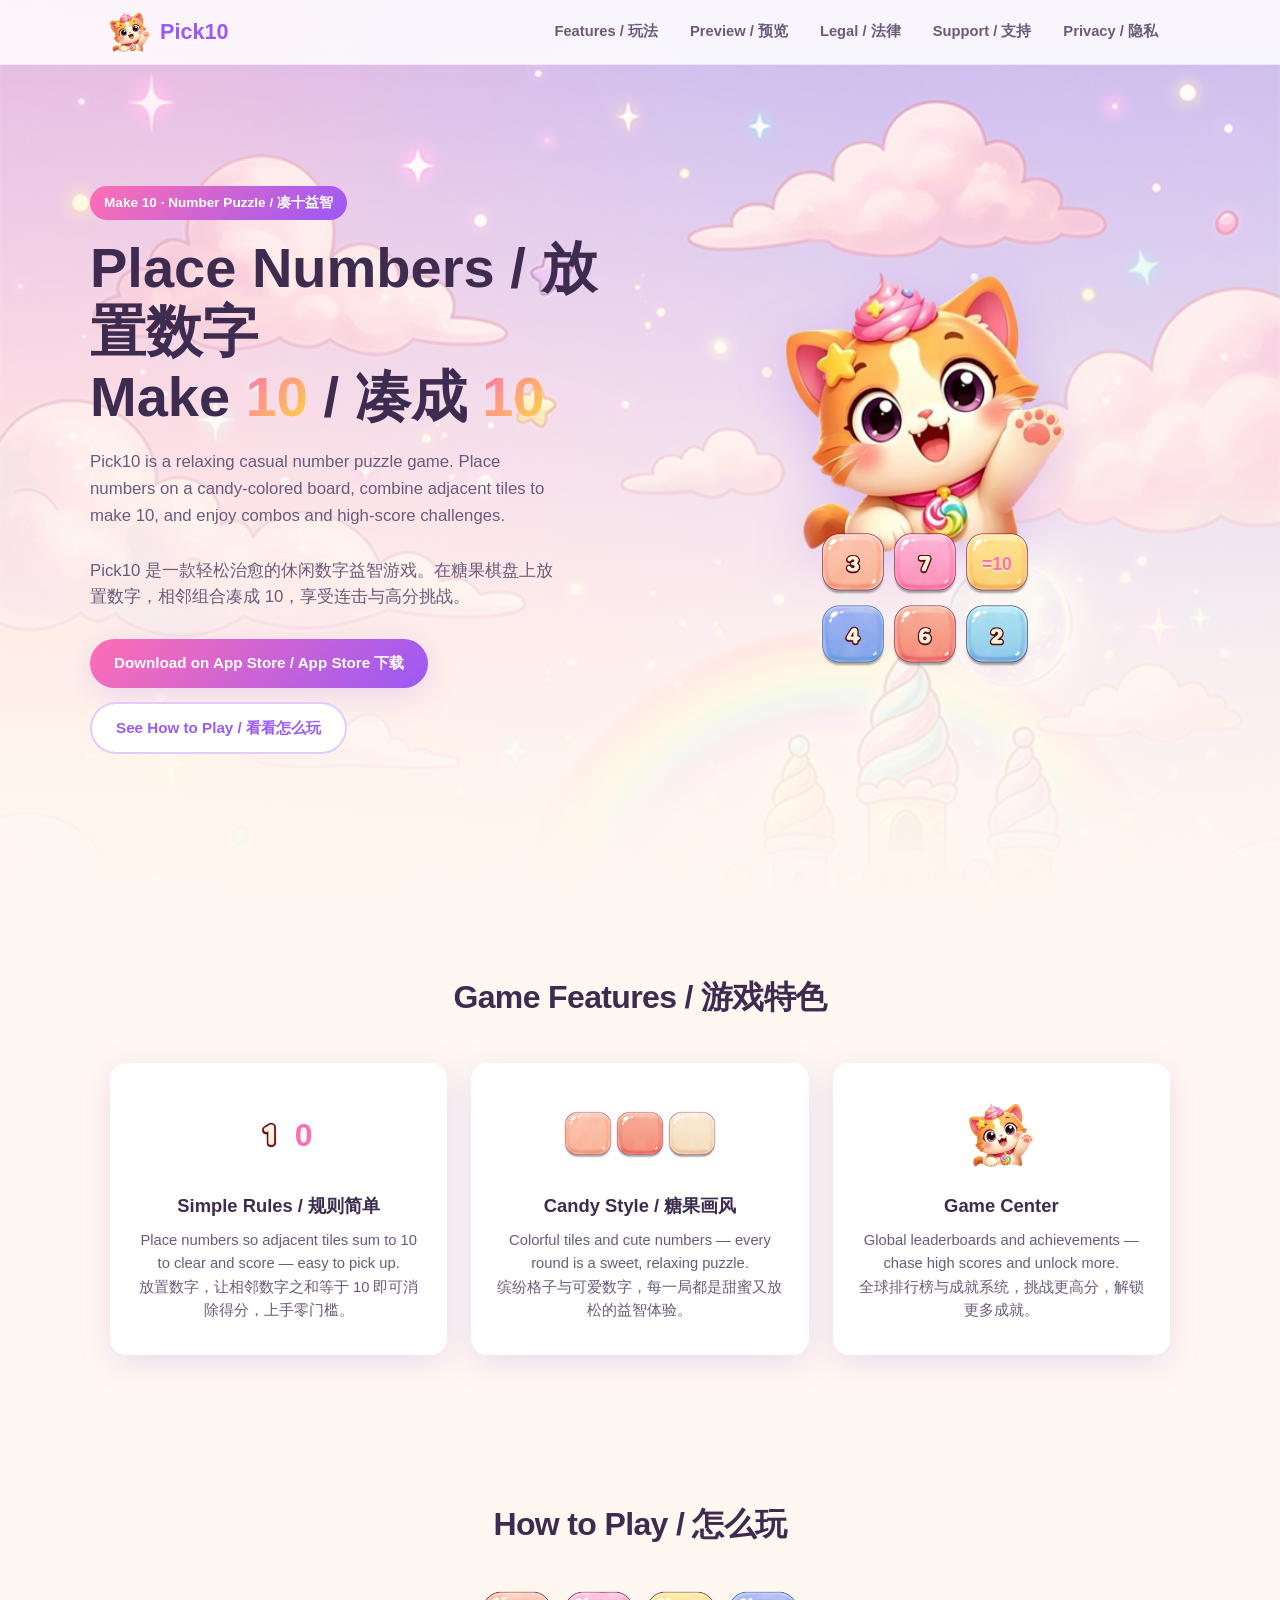
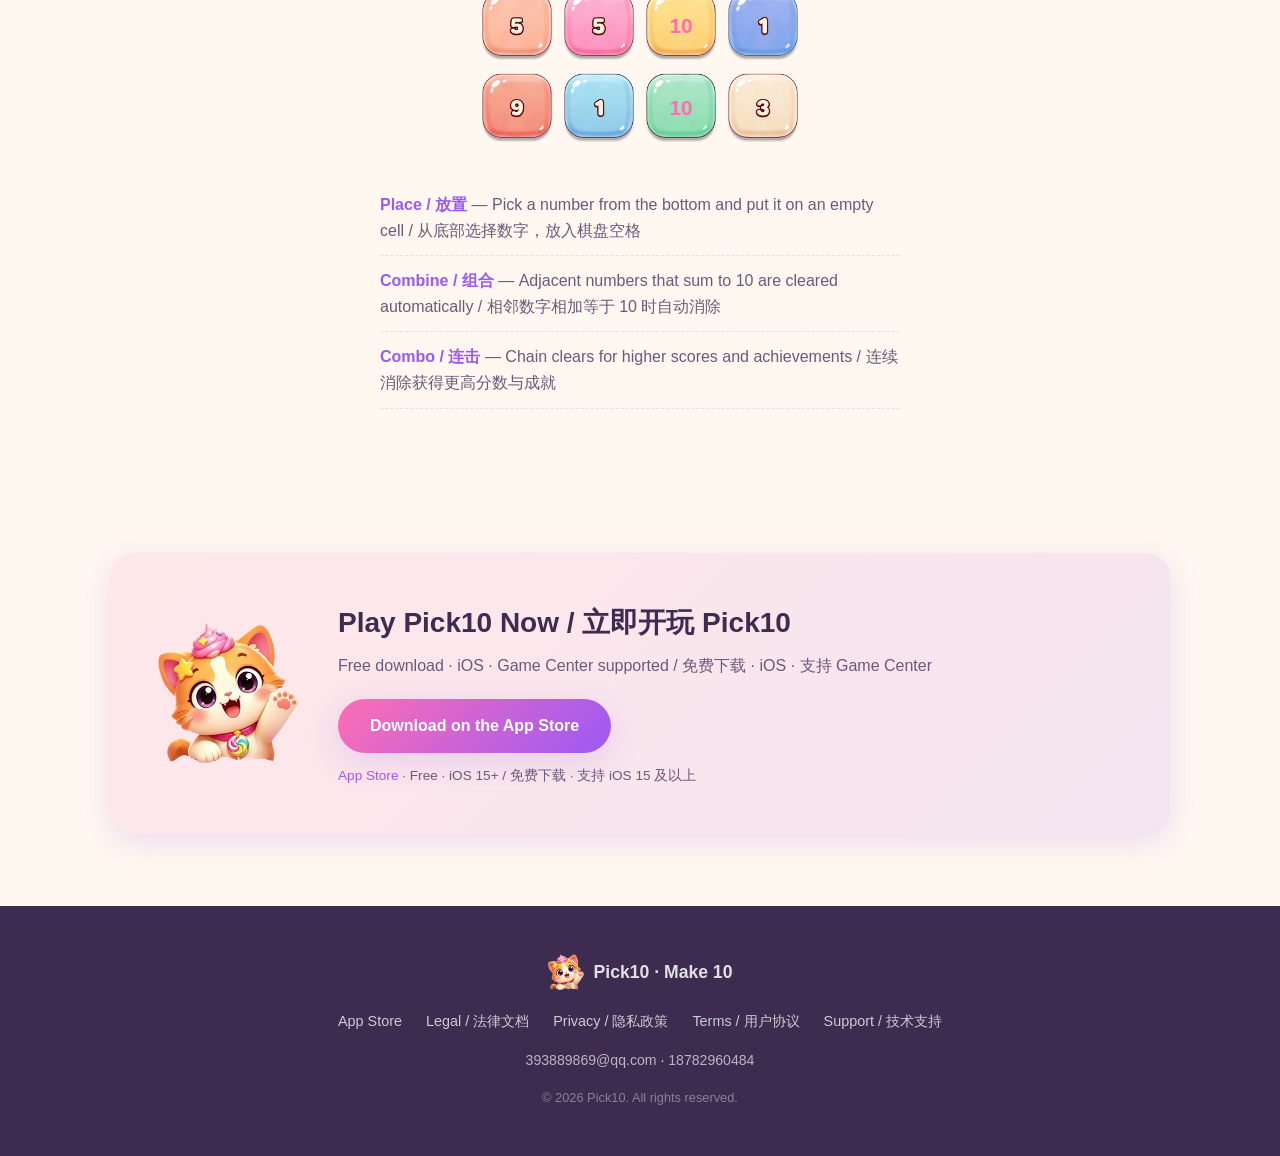
<file: index.html>
<!DOCTYPE html>
<html lang="zh-CN">
<head>
  <meta charset="UTF-8">
  <meta name="viewport" content="width=device-width, initial-scale=1.0">
  <meta name="description" content="Pick10 (Make 10) — A casual number puzzle game. Place numbers, combine to reach 10! / 休闲数字益智游戏，放置数字，凑成 10！">
  <title>Pick10 — Make 10 | Casual Number Puzzle / 休闲数字益智游戏</title>
  <link rel="stylesheet" href="game.css">
</head>
<body>
  <header class="site-header">
    <div class="header-inner">
      <a href="index.html" class="logo">
        <img src="assets/cat.png" alt="Pick10" class="logo-cat">
        <span>Pick10</span>
      </a>
      <nav class="header-nav">
        <a href="index.html#features">Features / 玩法</a>
        <a href="index.html#preview">Preview / 预览</a>
        <a href="legal.html">Legal / 法律</a>
        <a href="support.html">Support / 支持</a>
        <a href="privacy.html">Privacy / 隐私</a>
      </nav>
    </div>
  </header>

  <section class="hero">
    <div class="hero-bg"></div>
    <div class="hero-content">
      <div class="hero-text">
        <p class="hero-tag">Make 10 · Number Puzzle / 凑十益智</p>
        <h1>Place Numbers / 放置数字<br>Make <span class="highlight-10">10</span> / 凑成 <span class="highlight-10">10</span></h1>
        <p class="hero-desc">Pick10 is a relaxing casual number puzzle game. Place numbers on a candy-colored board, combine adjacent tiles to make 10, and enjoy combos and high-score challenges.</p>
        <p class="hero-desc">Pick10 是一款轻松治愈的休闲数字益智游戏。在糖果棋盘上放置数字，相邻组合凑成 10，享受连击与高分挑战。</p>
        <div class="hero-actions">
          <a href="https://apps.apple.com/us/app/pick10/id6776469249" class="btn btn-primary" target="_blank" rel="noopener">Download on App Store / App Store 下载</a>
          <a href="#preview" class="btn btn-secondary">See How to Play / 看看怎么玩</a>
        </div>
      </div>
      <div class="hero-mascot">
        <img src="assets/cat.png" alt="Pick10 mascot" class="cat-float">
        <div class="hero-demo-grid" aria-hidden="true">
          <div class="demo-cell" style="--cell:1"><img src="assets/cellBg/cell1.png" alt=""><img src="assets/numbers/3.png" class="demo-num" alt="3"></div>
          <div class="demo-cell" style="--cell:2"><img src="assets/cellBg/cell2.png" alt=""><img src="assets/numbers/7.png" class="demo-num" alt="7"></div>
          <div class="demo-cell" style="--cell:3"><img src="assets/cellBg/cell3.png" alt=""><span class="demo-sum">=10</span></div>
          <div class="demo-cell" style="--cell:4"><img src="assets/cellBg/cell4.png" alt=""><img src="assets/numbers/4.png" class="demo-num" alt="4"></div>
          <div class="demo-cell" style="--cell:5"><img src="assets/cellBg/cell5.png" alt=""><img src="assets/numbers/6.png" class="demo-num" alt="6"></div>
          <div class="demo-cell" style="--cell:6"><img src="assets/cellBg/cell6.png" alt=""><img src="assets/numbers/2.png" class="demo-num" alt="2"></div>
        </div>
      </div>
    </div>
  </section>

  <section id="features" class="section features">
    <h2 class="section-title">Game Features / 游戏特色</h2>
    <div class="feature-grid">
      <article class="feature-card">
        <div class="feature-icon feature-icon-10">
          <img src="assets/numbers/1.png" alt="1">
          <span class="feature-num-fallback">0</span>
        </div>
        <h3>Simple Rules / 规则简单</h3>
        <p>Place numbers so adjacent tiles sum to 10 to clear and score — easy to pick up.</p>
        <p>放置数字，让相邻数字之和等于 10 即可消除得分，上手零门槛。</p>
      </article>
      <article class="feature-card">
        <div class="feature-icon cells-preview">
          <img src="assets/cellBg/cell1.png" alt="">
          <img src="assets/cellBg/cell5.png" alt="">
          <img src="assets/cellBg/cell8.png" alt="">
        </div>
        <h3>Candy Style / 糖果画风</h3>
        <p>Colorful tiles and cute numbers — every round is a sweet, relaxing puzzle.</p>
        <p>缤纷格子与可爱数字，每一局都是甜蜜又放松的益智体验。</p>
      </article>
      <article class="feature-card">
        <div class="feature-icon"><img src="assets/cat.png" alt="" class="feature-cat"></div>
        <h3>Game Center</h3>
        <p>Global leaderboards and achievements — chase high scores and unlock more.</p>
        <p>全球排行榜与成就系统，挑战更高分，解锁更多成就。</p>
      </article>
    </div>
  </section>

  <section id="preview" class="section preview">
    <h2 class="section-title">How to Play / 怎么玩</h2>
    <div class="preview-board">
      <div class="board-row">
        <div class="board-cell"><img src="assets/cellBg/cell1.png" alt=""><img src="assets/numbers/5.png" class="board-num" alt="5"></div>
        <div class="board-cell"><img src="assets/cellBg/cell2.png" alt=""><img src="assets/numbers/5.png" class="board-num" alt="5"></div>
        <div class="board-cell highlight"><img src="assets/cellBg/cell3.png" alt=""><span class="board-sum">10</span></div>
        <div class="board-cell"><img src="assets/cellBg/cell4.png" alt=""><img src="assets/numbers/1.png" class="board-num" alt="1"></div>
      </div>
      <div class="board-row">
        <div class="board-cell"><img src="assets/cellBg/cell5.png" alt=""><img src="assets/numbers/9.png" class="board-num" alt="9"></div>
        <div class="board-cell"><img src="assets/cellBg/cell6.png" alt=""><img src="assets/numbers/1.png" class="board-num" alt="1"></div>
        <div class="board-cell highlight"><img src="assets/cellBg/cell7.png" alt=""><span class="board-sum">10</span></div>
        <div class="board-cell"><img src="assets/cellBg/cell8.png" alt=""><img src="assets/numbers/3.png" class="board-num" alt="3"></div>
      </div>
    </div>
    <ol class="howto-steps">
      <li><strong>Place / 放置</strong> — Pick a number from the bottom and put it on an empty cell / 从底部选择数字，放入棋盘空格</li>
      <li><strong>Combine / 组合</strong> — Adjacent numbers that sum to 10 are cleared automatically / 相邻数字相加等于 10 时自动消除</li>
      <li><strong>Combo / 连击</strong> — Chain clears for higher scores and achievements / 连续消除获得更高分数与成就</li>
    </ol>
  </section>

  <section id="download" class="section download">
    <div class="download-card">
      <img src="assets/cat.png" alt="Pick10" class="download-cat">
      <div>
        <h2>Play Pick10 Now / 立即开玩 Pick10</h2>
        <p>Free download · iOS · Game Center supported / 免费下载 · iOS · 支持 Game Center</p>
        <a href="https://apps.apple.com/us/app/pick10/id6776469249" class="btn btn-primary btn-lg" target="_blank" rel="noopener" aria-label="Download on the App Store">Download on the App Store</a>
        <p class="download-note"><a href="https://apps.apple.com/us/app/pick10/id6776469249" target="_blank" rel="noopener">App Store</a> · Free · iOS 15+ / 免费下载 · 支持 iOS 15 及以上</p>
      </div>
    </div>
  </section>

  <footer class="site-footer">
    <div class="footer-inner">
      <div class="footer-brand">
        <img src="assets/cat.png" alt="" class="footer-cat">
        <span>Pick10 · Make 10</span>
      </div>
      <div class="footer-links">
        <a href="https://apps.apple.com/us/app/pick10/id6776469249" target="_blank" rel="noopener">App Store</a>
        <a href="legal.html">Legal / 法律文档</a>
        <a href="privacy.html">Privacy / 隐私政策</a>
        <a href="terms.html">Terms / 用户协议</a>
        <a href="support.html">Support / 技术支持</a>
      </div>
      <div class="footer-contact">
        <a href="mailto:393889869@qq.com">393889869@qq.com</a>
        <span>·</span>
        <a href="tel:+8618782960484">18782960484</a>
      </div>
      <p class="footer-copy">&copy; 2026 Pick10. All rights reserved.</p>
    </div>
  </footer>
</body>
</html>
</file>
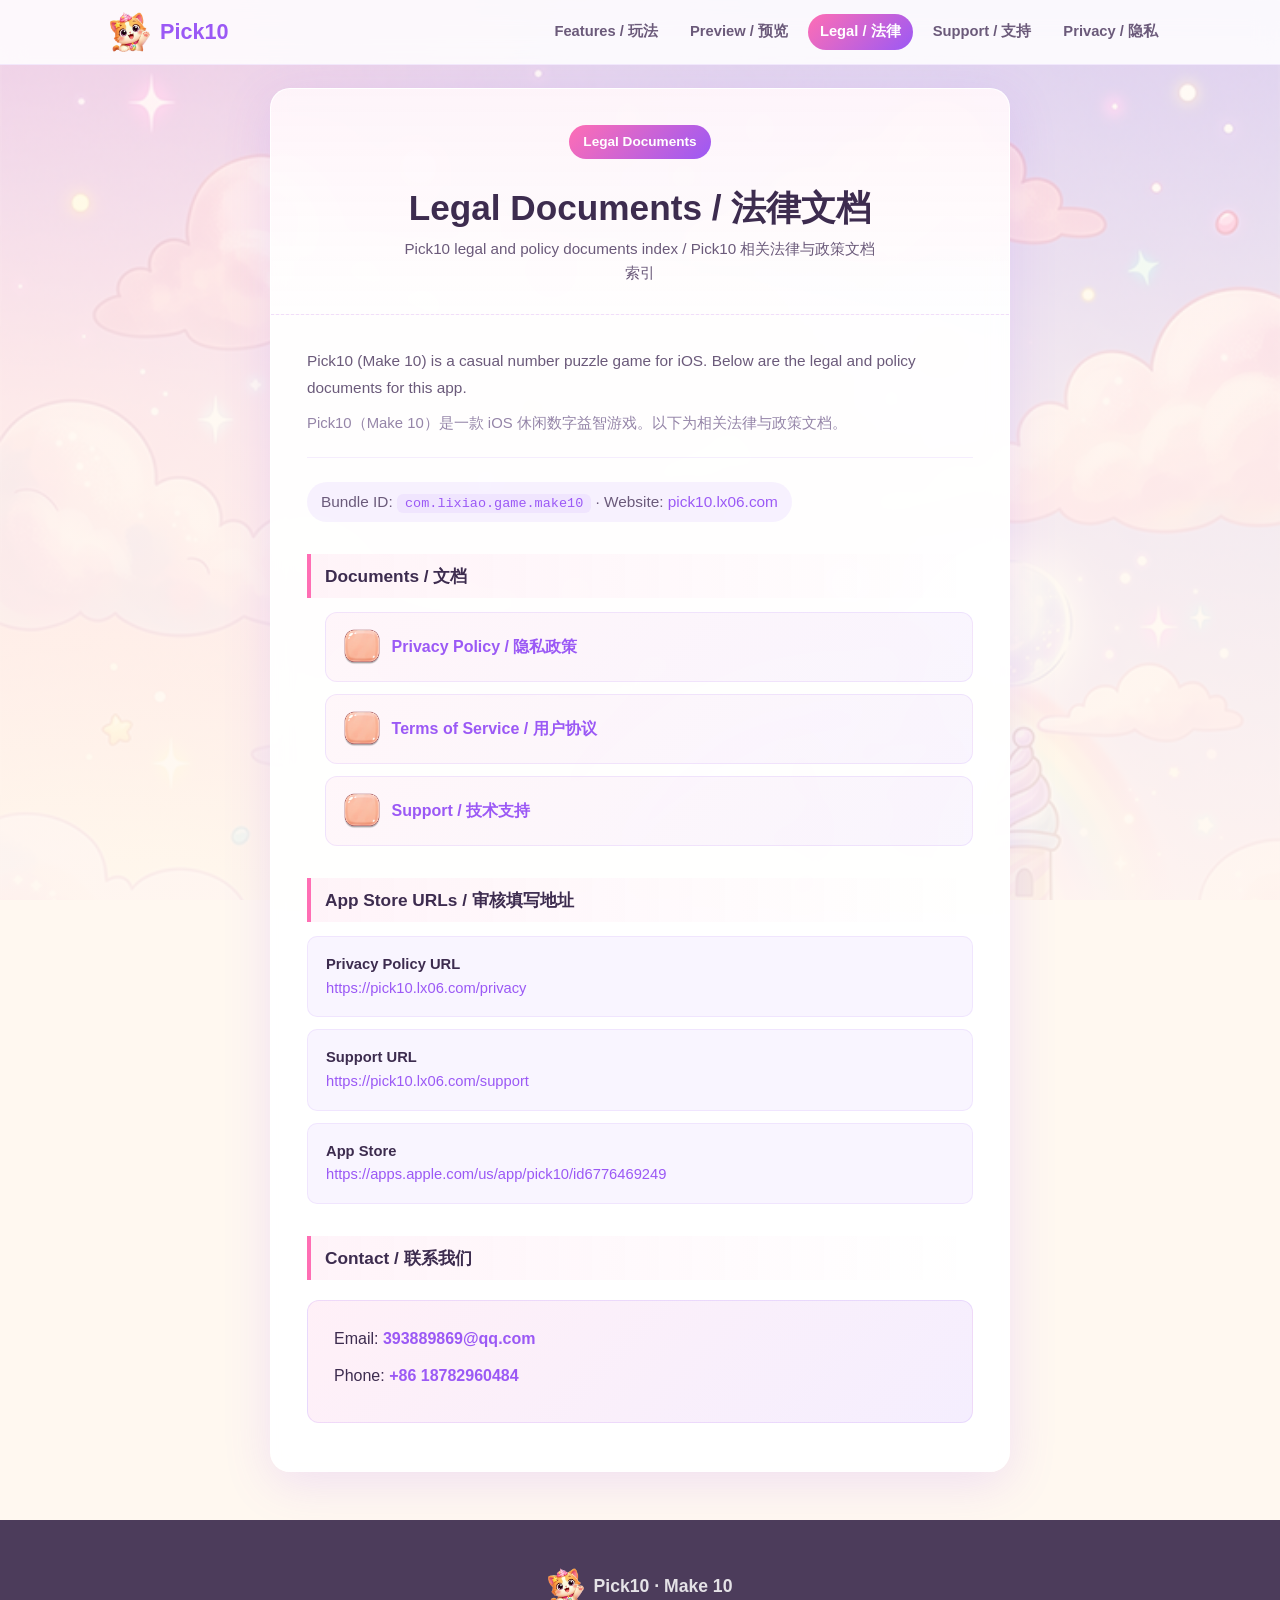
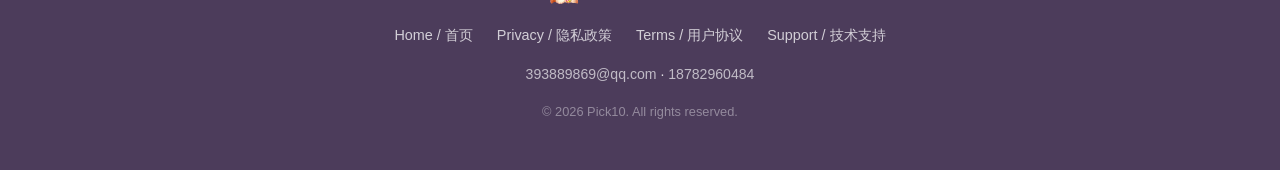
<file: legal.html>
<!DOCTYPE html>
<html lang="zh-CN">
<head>
  <meta charset="UTF-8">
  <meta name="viewport" content="width=device-width, initial-scale=1.0">
  <title>Pick10 — Legal Documents</title>
  <link rel="stylesheet" href="game.css">
</head>
<body class="subpage">
  <div class="page-shell">
    <div class="page-bg" aria-hidden="true"></div>

    <header class="site-header">
      <div class="header-inner">
        <a href="index.html" class="logo">
          <img src="assets/cat.png" alt="Pick10" class="logo-cat">
          <span>Pick10</span>
        </a>
        <nav class="header-nav">
          <a href="index.html#features">Features / 玩法</a>
          <a href="index.html#preview">Preview / 预览</a>
          <a href="legal.html" class="active">Legal / 法律</a>
          <a href="support.html">Support / 支持</a>
          <a href="privacy.html">Privacy / 隐私</a>
        </nav>
      </div>
    </header>

    <main class="page-center">
      <article class="page-card">
        <header class="page-card-head">
          <p class="hero-tag">Legal Documents</p>
          <h1>Legal Documents / 法律文档</h1>
          <p class="page-subtitle">Pick10 legal and policy documents index / Pick10 相关法律与政策文档索引</p>
        </header>
        <div class="page-body">
          <p>Pick10 (Make 10) is a casual number puzzle game for iOS. Below are the legal and policy documents for this app.</p>
          <p>Pick10（Make 10）是一款 iOS 休闲数字益智游戏。以下为相关法律与政策文档。</p>
          <p class="page-meta">Bundle ID: <code>com.lixiao.game.make10</code> · Website: <a href="https://pick10.lx06.com">pick10.lx06.com</a></p>

          <h2>Documents / 文档</h2>
          <ul class="doc-list">
            <li><a href="privacy.html">Privacy Policy / 隐私政策</a></li>
            <li><a href="terms.html">Terms of Service / 用户协议</a></li>
            <li><a href="support.html">Support / 技术支持</a></li>
          </ul>

          <h2>App Store URLs / 审核填写地址</h2>
          <div class="url-box">
            <strong>Privacy Policy URL</strong><br>
            <a href="https://pick10.lx06.com/privacy">https://pick10.lx06.com/privacy</a>
          </div>
          <div class="url-box">
            <strong>Support URL</strong><br>
            <a href="https://pick10.lx06.com/support">https://pick10.lx06.com/support</a>
          </div>
          <div class="url-box">
            <strong>App Store</strong><br>
            <a href="https://apps.apple.com/us/app/pick10/id6776469249" target="_blank" rel="noopener">https://apps.apple.com/us/app/pick10/id6776469249</a>
          </div>

          <h2>Contact / 联系我们</h2>
          <div class="contact-box">
            <p>Email: <a href="mailto:393889869@qq.com">393889869@qq.com</a></p>
            <p>Phone: <a href="tel:+8618782960484">+86 18782960484</a></p>
          </div>
        </div>
      </article>
    </main>

    <footer class="site-footer">
      <div class="footer-inner">
        <div class="footer-brand">
          <img src="assets/cat.png" alt="" class="footer-cat">
          <span>Pick10 · Make 10</span>
        </div>
        <div class="footer-links">
          <a href="index.html">Home / 首页</a>
          <a href="privacy.html">Privacy / 隐私政策</a>
          <a href="terms.html">Terms / 用户协议</a>
          <a href="support.html">Support / 技术支持</a>
        </div>
        <div class="footer-contact">
          <a href="mailto:393889869@qq.com">393889869@qq.com</a>
          <span>·</span>
          <a href="tel:+8618782960484">18782960484</a>
        </div>
        <p class="footer-copy">&copy; 2026 Pick10. All rights reserved.</p>
      </div>
    </footer>
  </div>
</body>
</html>
</file>
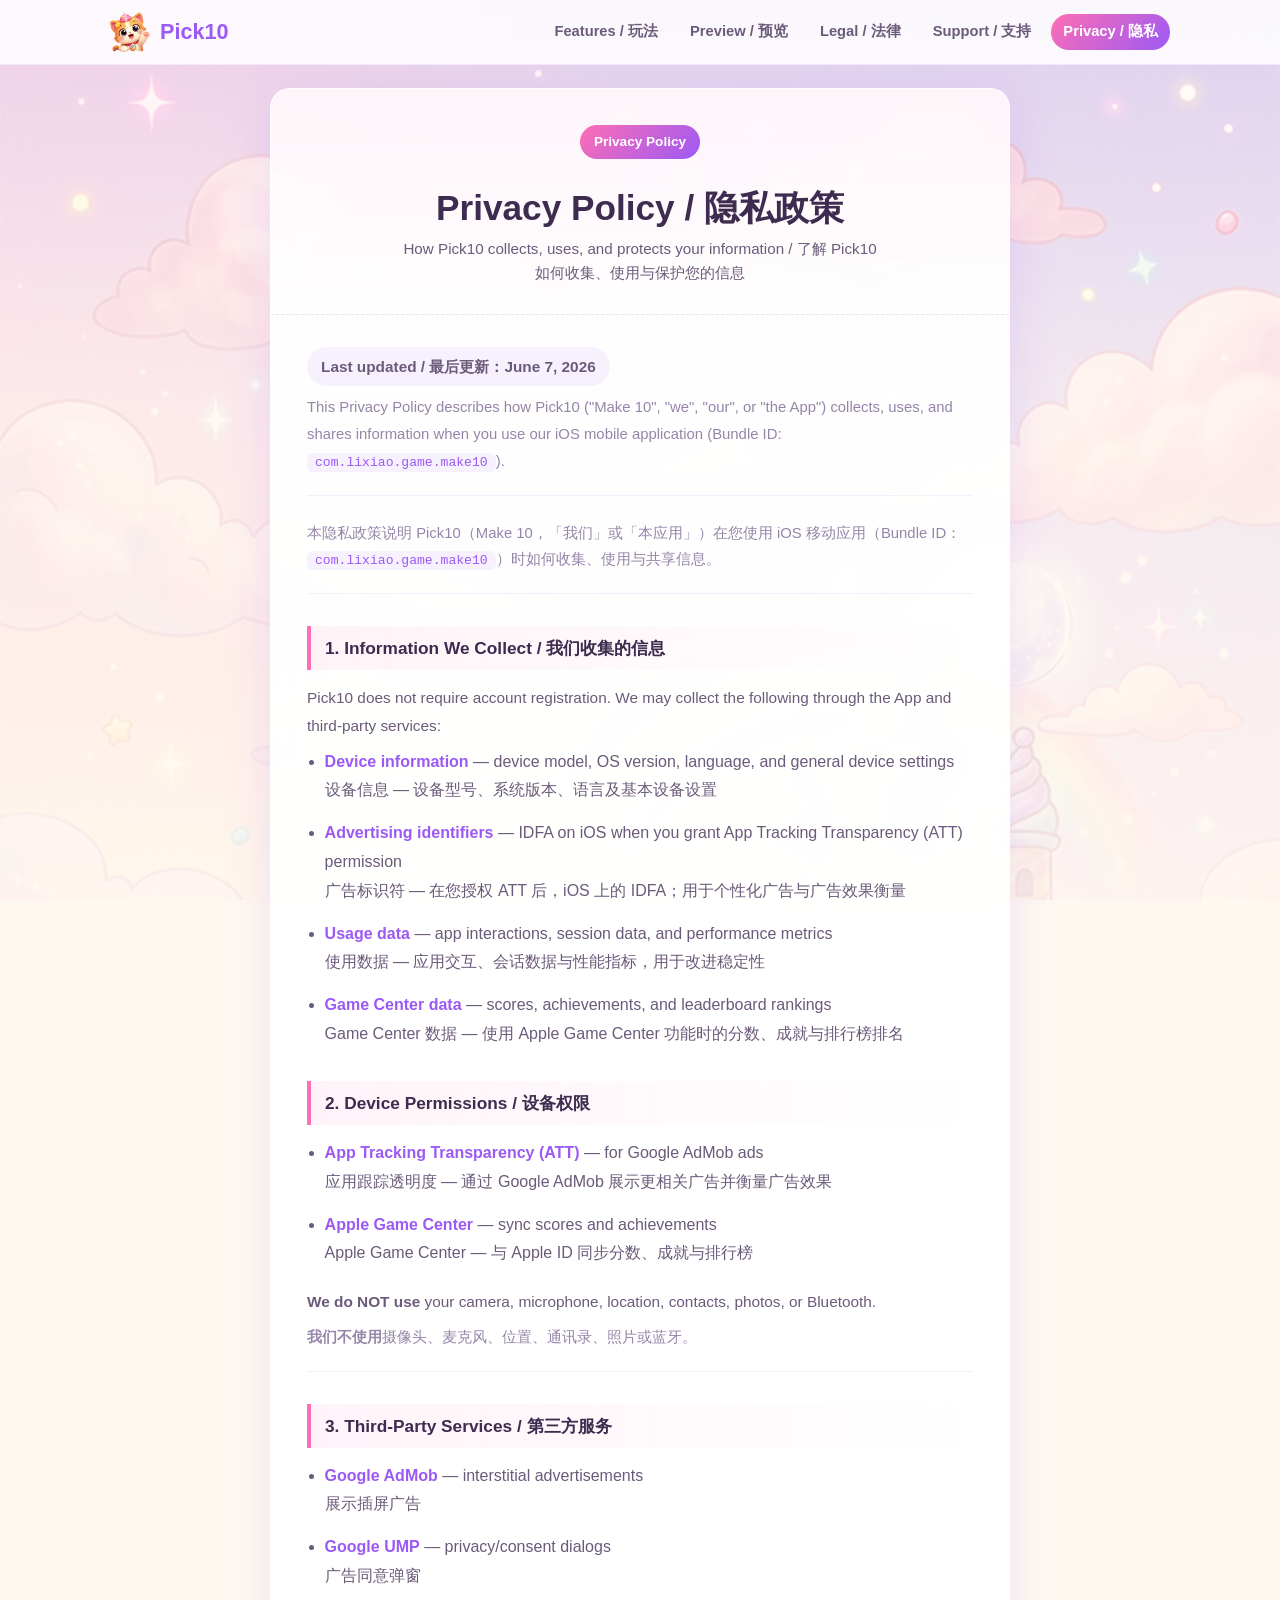
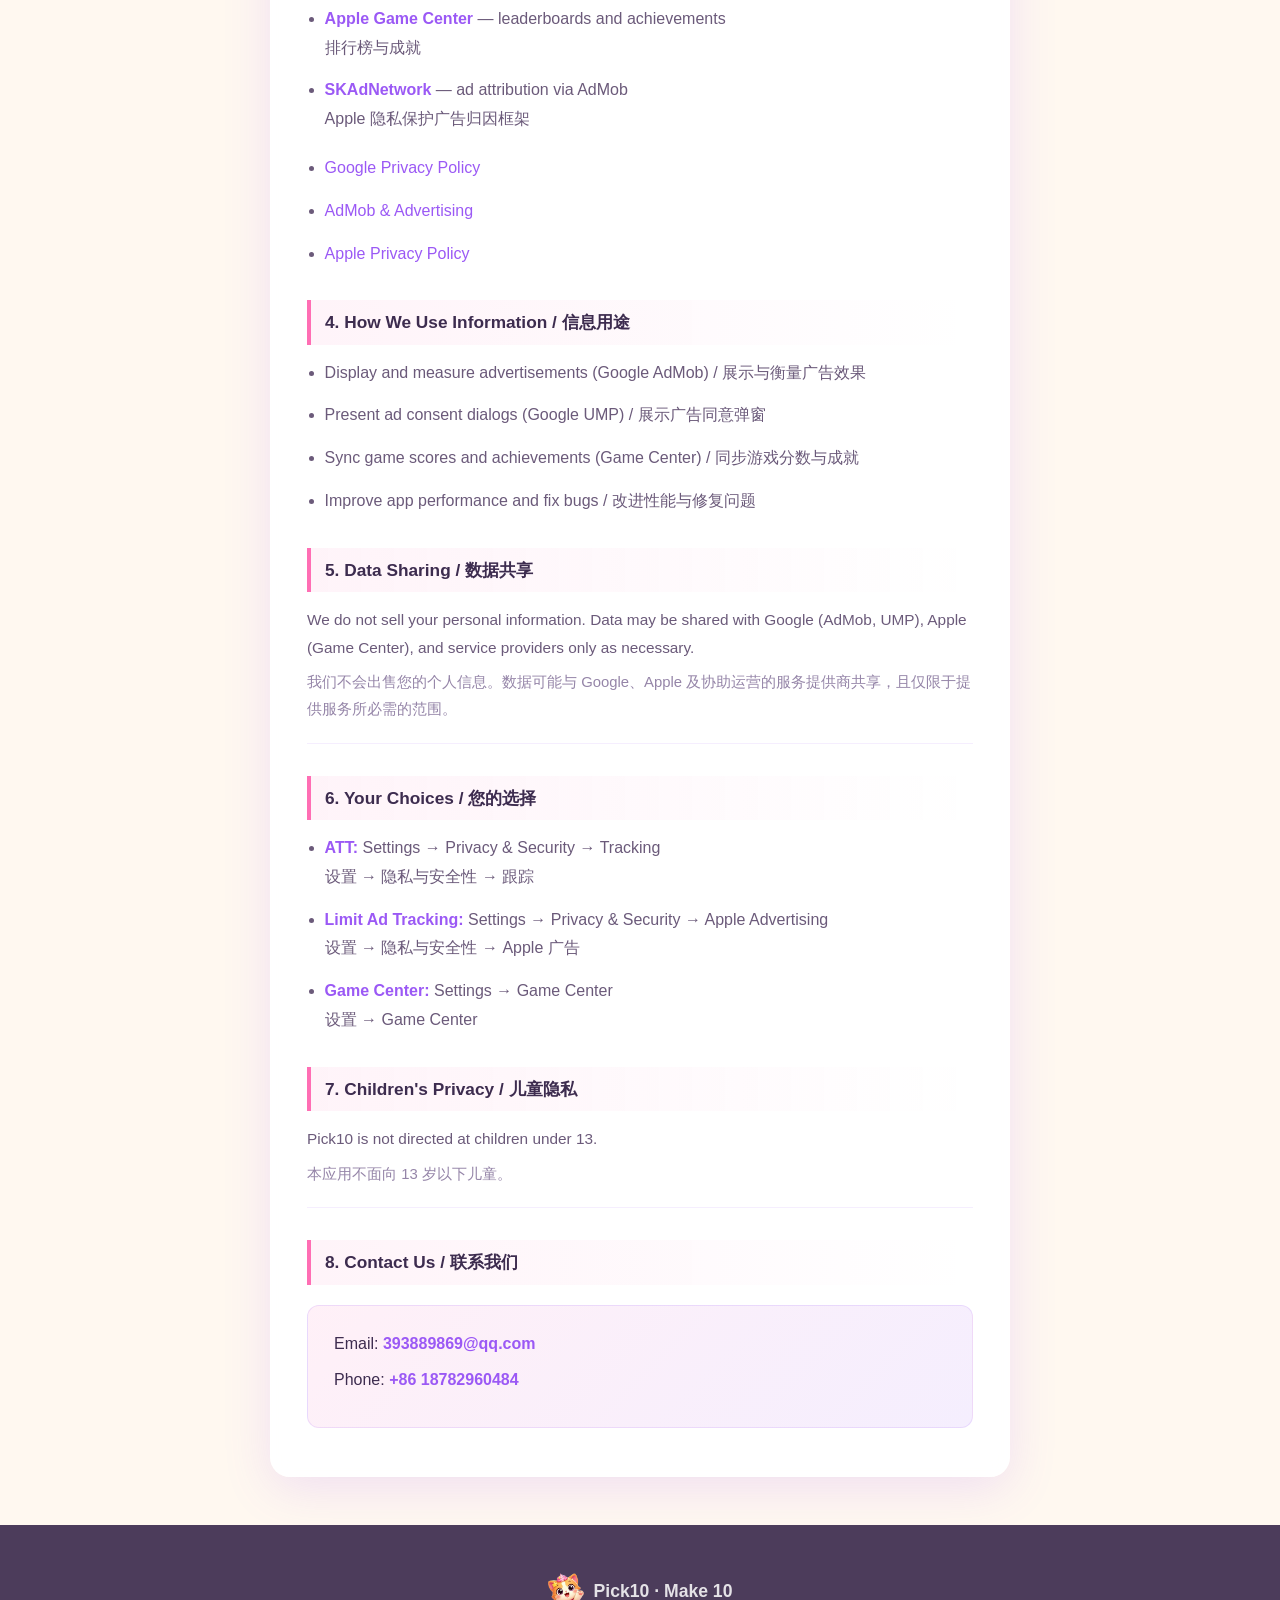
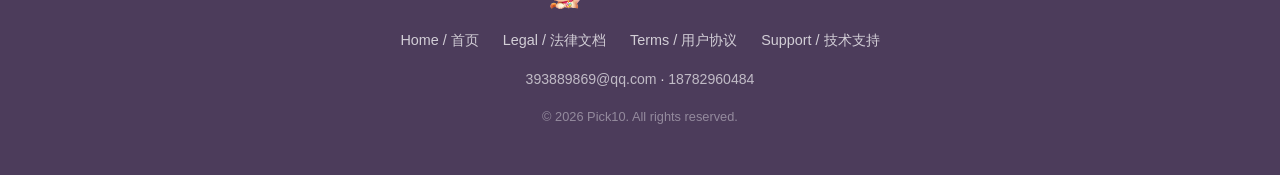
<file: privacy.html>
<!DOCTYPE html>
<html lang="zh-CN">
<head>
  <meta charset="UTF-8">
  <meta name="viewport" content="width=device-width, initial-scale=1.0">
  <title>Pick10 — Privacy Policy</title>
  <link rel="stylesheet" href="game.css">
</head>
<body class="subpage">
  <div class="page-shell">
    <div class="page-bg" aria-hidden="true"></div>

    <header class="site-header">
      <div class="header-inner">
        <a href="index.html" class="logo">
          <img src="assets/cat.png" alt="Pick10" class="logo-cat">
          <span>Pick10</span>
        </a>
        <nav class="header-nav">
          <a href="index.html#features">Features / 玩法</a>
          <a href="index.html#preview">Preview / 预览</a>
          <a href="legal.html">Legal / 法律</a>
          <a href="support.html">Support / 支持</a>
          <a href="privacy.html" class="active">Privacy / 隐私</a>
        </nav>
      </div>
    </header>

    <main class="page-center">
      <article class="page-card">
        <header class="page-card-head">
          <p class="hero-tag">Privacy Policy</p>
          <h1>Privacy Policy / 隐私政策</h1>
          <p class="page-subtitle">How Pick10 collects, uses, and protects your information / 了解 Pick10 如何收集、使用与保护您的信息</p>
        </header>
        <div class="page-body">
          <p class="page-meta"><em>Last updated / 最后更新：June 7, 2026</em></p>

          <p>This Privacy Policy describes how Pick10 ("Make 10", "we", "our", or "the App") collects, uses, and shares information when you use our iOS mobile application (Bundle ID: <code>com.lixiao.game.make10</code>).</p>
          <p>本隐私政策说明 Pick10（Make 10，「我们」或「本应用」）在您使用 iOS 移动应用（Bundle ID：<code>com.lixiao.game.make10</code>）时如何收集、使用与共享信息。</p>

          <h2>1. Information We Collect / 我们收集的信息</h2>
          <p>Pick10 does not require account registration. We may collect the following through the App and third-party services:</p>
          <ul>
            <li><strong>Device information</strong> — device model, OS version, language, and general device settings<br>设备信息 — 设备型号、系统版本、语言及基本设备设置</li>
            <li><strong>Advertising identifiers</strong> — IDFA on iOS when you grant App Tracking Transparency (ATT) permission<br>广告标识符 — 在您授权 ATT 后，iOS 上的 IDFA；用于个性化广告与广告效果衡量</li>
            <li><strong>Usage data</strong> — app interactions, session data, and performance metrics<br>使用数据 — 应用交互、会话数据与性能指标，用于改进稳定性</li>
            <li><strong>Game Center data</strong> — scores, achievements, and leaderboard rankings<br>Game Center 数据 — 使用 Apple Game Center 功能时的分数、成就与排行榜排名</li>
          </ul>

          <h2>2. Device Permissions / 设备权限</h2>
          <ul>
            <li><strong>App Tracking Transparency (ATT)</strong> — for Google AdMob ads<br>应用跟踪透明度 — 通过 Google AdMob 展示更相关广告并衡量广告效果</li>
            <li><strong>Apple Game Center</strong> — sync scores and achievements<br>Apple Game Center — 与 Apple ID 同步分数、成就与排行榜</li>
          </ul>
          <p><strong>We do NOT use</strong> your camera, microphone, location, contacts, photos, or Bluetooth.</p>
          <p><strong>我们不使用</strong>摄像头、麦克风、位置、通讯录、照片或蓝牙。</p>

          <h2>3. Third-Party Services / 第三方服务</h2>
          <ul>
            <li><strong>Google AdMob</strong> — interstitial advertisements<br>展示插屏广告</li>
            <li><strong>Google UMP</strong> — privacy/consent dialogs<br>广告同意弹窗</li>
            <li><strong>Apple Game Center</strong> — leaderboards and achievements<br>排行榜与成就</li>
            <li><strong>SKAdNetwork</strong> — ad attribution via AdMob<br>Apple 隐私保护广告归因框架</li>
          </ul>
          <ul>
            <li><a href="https://policies.google.com/privacy" target="_blank" rel="noopener">Google Privacy Policy</a></li>
            <li><a href="https://support.google.com/admob/answer/6128543" target="_blank" rel="noopener">AdMob &amp; Advertising</a></li>
            <li><a href="https://www.apple.com/legal/privacy/" target="_blank" rel="noopener">Apple Privacy Policy</a></li>
          </ul>

          <h2>4. How We Use Information / 信息用途</h2>
          <ul>
            <li>Display and measure advertisements (Google AdMob) / 展示与衡量广告效果</li>
            <li>Present ad consent dialogs (Google UMP) / 展示广告同意弹窗</li>
            <li>Sync game scores and achievements (Game Center) / 同步游戏分数与成就</li>
            <li>Improve app performance and fix bugs / 改进性能与修复问题</li>
          </ul>

          <h2>5. Data Sharing / 数据共享</h2>
          <p>We do not sell your personal information. Data may be shared with Google (AdMob, UMP), Apple (Game Center), and service providers only as necessary.</p>
          <p>我们不会出售您的个人信息。数据可能与 Google、Apple 及协助运营的服务提供商共享，且仅限于提供服务所必需的范围。</p>

          <h2>6. Your Choices / 您的选择</h2>
          <ul>
            <li><strong>ATT:</strong> Settings → Privacy &amp; Security → Tracking<br>设置 → 隐私与安全性 → 跟踪</li>
            <li><strong>Limit Ad Tracking:</strong> Settings → Privacy &amp; Security → Apple Advertising<br>设置 → 隐私与安全性 → Apple 广告</li>
            <li><strong>Game Center:</strong> Settings → Game Center<br>设置 → Game Center</li>
          </ul>

          <h2>7. Children's Privacy / 儿童隐私</h2>
          <p>Pick10 is not directed at children under 13.</p>
          <p>本应用不面向 13 岁以下儿童。</p>

          <h2>8. Contact Us / 联系我们</h2>
          <div class="contact-box">
            <p>Email: <a href="mailto:393889869@qq.com">393889869@qq.com</a></p>
            <p>Phone: <a href="tel:+8618782960484">+86 18782960484</a></p>
          </div>
        </div>
      </article>
    </main>

    <footer class="site-footer">
      <div class="footer-inner">
        <div class="footer-brand">
          <img src="assets/cat.png" alt="" class="footer-cat">
          <span>Pick10 · Make 10</span>
        </div>
        <div class="footer-links">
          <a href="index.html">Home / 首页</a>
          <a href="legal.html">Legal / 法律文档</a>
          <a href="terms.html">Terms / 用户协议</a>
          <a href="support.html">Support / 技术支持</a>
        </div>
        <div class="footer-contact">
          <a href="mailto:393889869@qq.com">393889869@qq.com</a>
          <span>·</span>
          <a href="tel:+8618782960484">18782960484</a>
        </div>
        <p class="footer-copy">&copy; 2026 Pick10. All rights reserved.</p>
      </div>
    </footer>
  </div>
</body>
</html>
</file>
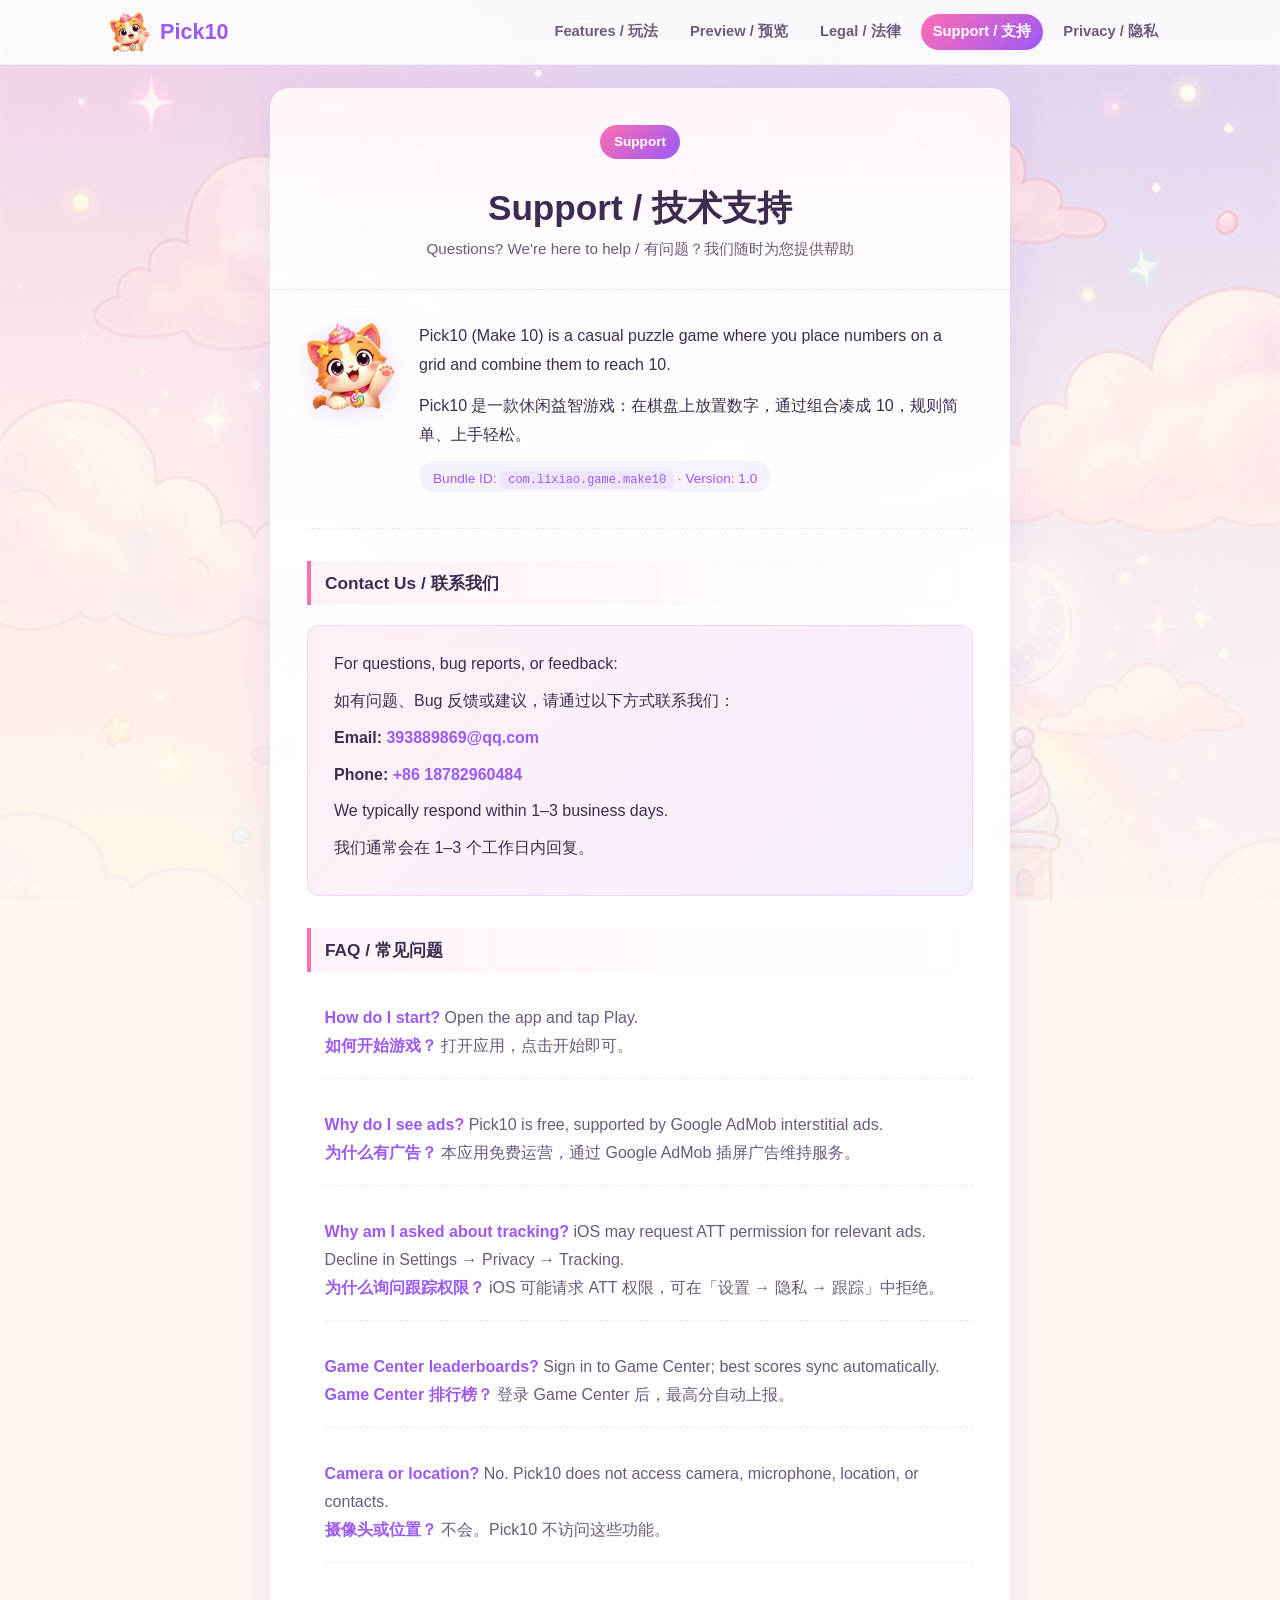
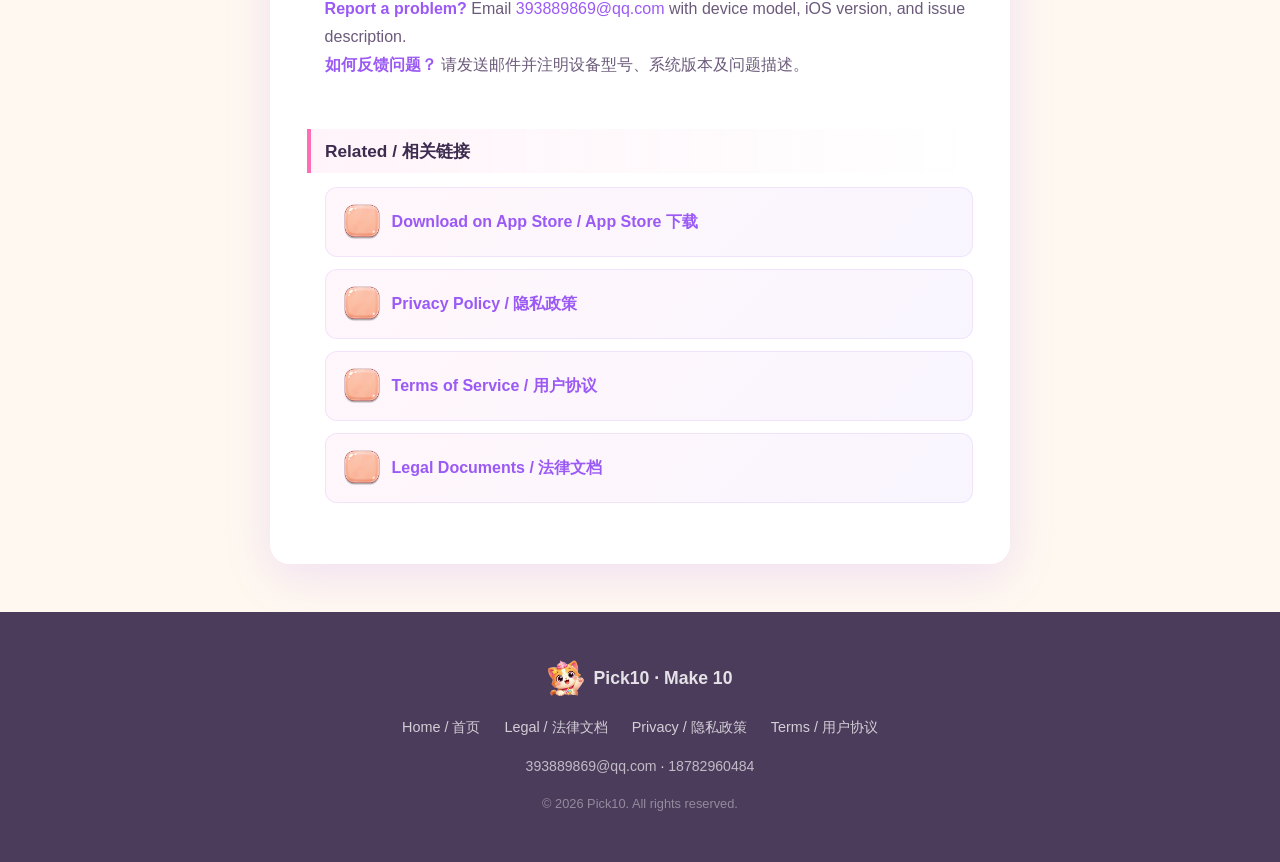
<file: support.html>
<!DOCTYPE html>
<html lang="zh-CN">
<head>
  <meta charset="UTF-8">
  <meta name="viewport" content="width=device-width, initial-scale=1.0">
  <title>Pick10 — Support</title>
  <link rel="stylesheet" href="game.css">
</head>
<body class="subpage">
  <div class="page-shell">
    <div class="page-bg" aria-hidden="true"></div>

    <header class="site-header">
      <div class="header-inner">
        <a href="index.html" class="logo">
          <img src="assets/cat.png" alt="Pick10" class="logo-cat">
          <span>Pick10</span>
        </a>
        <nav class="header-nav">
          <a href="index.html#features">Features / 玩法</a>
          <a href="index.html#preview">Preview / 预览</a>
          <a href="legal.html">Legal / 法律</a>
          <a href="support.html" class="active">Support / 支持</a>
          <a href="privacy.html">Privacy / 隐私</a>
        </nav>
      </div>
    </header>

    <main class="page-center">
      <article class="page-card">
        <header class="page-card-head">
          <p class="hero-tag">Support</p>
          <h1>Support / 技术支持</h1>
          <p class="page-subtitle">Questions? We're here to help / 有问题？我们随时为您提供帮助</p>
        </header>
        <div class="page-body">
          <div class="support-intro">
            <img src="assets/cat.png" alt="Pick10 mascot" class="support-cat">
            <div>
              <p>Pick10 (Make 10) is a casual puzzle game where you place numbers on a grid and combine them to reach 10.</p>
              <p>Pick10 是一款休闲益智游戏：在棋盘上放置数字，通过组合凑成 10，规则简单、上手轻松。</p>
              <p class="page-meta">Bundle ID: <code>com.lixiao.game.make10</code> · Version: 1.0</p>
            </div>
          </div>

          <h2>Contact Us / 联系我们</h2>
          <div class="contact-box">
            <p>For questions, bug reports, or feedback:</p>
            <p>如有问题、Bug 反馈或建议，请通过以下方式联系我们：</p>
            <p><strong>Email:</strong> <a href="mailto:393889869@qq.com">393889869@qq.com</a></p>
            <p><strong>Phone:</strong> <a href="tel:+8618782960484">+86 18782960484</a></p>
            <p>We typically respond within 1–3 business days.</p>
            <p>我们通常会在 1–3 个工作日内回复。</p>
          </div>

          <h2>FAQ / 常见问题</h2>
          <ul class="faq-list">
            <li><strong>How do I start?</strong> Open the app and tap Play.<br>
              <strong>如何开始游戏？</strong> 打开应用，点击开始即可。</li>
            <li><strong>Why do I see ads?</strong> Pick10 is free, supported by Google AdMob interstitial ads.<br>
              <strong>为什么有广告？</strong> 本应用免费运营，通过 Google AdMob 插屏广告维持服务。</li>
            <li><strong>Why am I asked about tracking?</strong> iOS may request ATT permission for relevant ads. Decline in Settings → Privacy → Tracking.<br>
              <strong>为什么询问跟踪权限？</strong> iOS 可能请求 ATT 权限，可在「设置 → 隐私 → 跟踪」中拒绝。</li>
            <li><strong>Game Center leaderboards?</strong> Sign in to Game Center; best scores sync automatically.<br>
              <strong>Game Center 排行榜？</strong> 登录 Game Center 后，最高分自动上报。</li>
            <li><strong>Camera or location?</strong> No. Pick10 does not access camera, microphone, location, or contacts.<br>
              <strong>摄像头或位置？</strong> 不会。Pick10 不访问这些功能。</li>
            <li><strong>Report a problem?</strong> Email <a href="mailto:393889869@qq.com">393889869@qq.com</a> with device model, iOS version, and issue description.<br>
              <strong>如何反馈问题？</strong> 请发送邮件并注明设备型号、系统版本及问题描述。</li>
          </ul>

          <h2>Related / 相关链接</h2>
          <ul class="doc-list">
            <li><a href="https://apps.apple.com/us/app/pick10/id6776469249" target="_blank" rel="noopener">Download on App Store / App Store 下载</a></li>
            <li><a href="privacy.html">Privacy Policy / 隐私政策</a></li>
            <li><a href="terms.html">Terms of Service / 用户协议</a></li>
            <li><a href="legal.html">Legal Documents / 法律文档</a></li>
          </ul>
        </div>
      </article>
    </main>

    <footer class="site-footer">
      <div class="footer-inner">
        <div class="footer-brand">
          <img src="assets/cat.png" alt="" class="footer-cat">
          <span>Pick10 · Make 10</span>
        </div>
        <div class="footer-links">
          <a href="index.html">Home / 首页</a>
          <a href="legal.html">Legal / 法律文档</a>
          <a href="privacy.html">Privacy / 隐私政策</a>
          <a href="terms.html">Terms / 用户协议</a>
        </div>
        <div class="footer-contact">
          <a href="mailto:393889869@qq.com">393889869@qq.com</a>
          <span>·</span>
          <a href="tel:+8618782960484">18782960484</a>
        </div>
        <p class="footer-copy">&copy; 2026 Pick10. All rights reserved.</p>
      </div>
    </footer>
  </div>
</body>
</html>
</file>
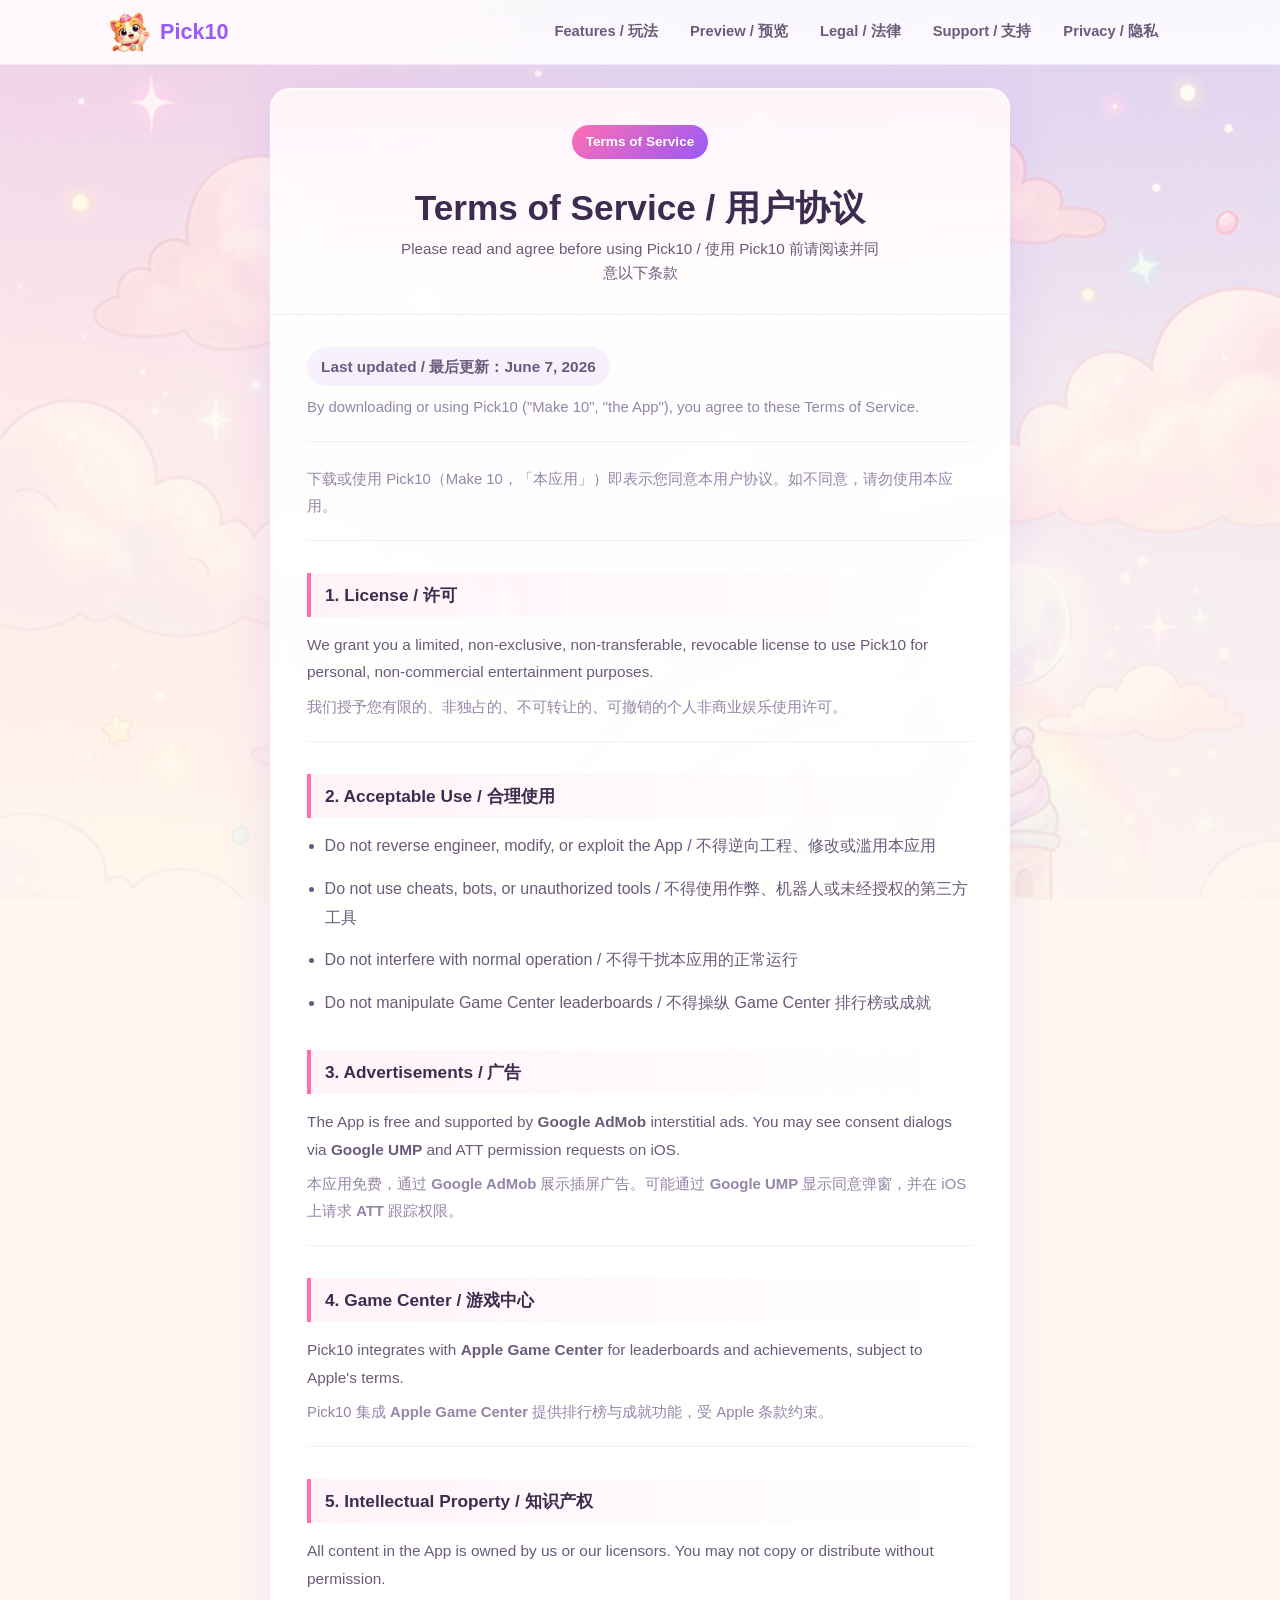
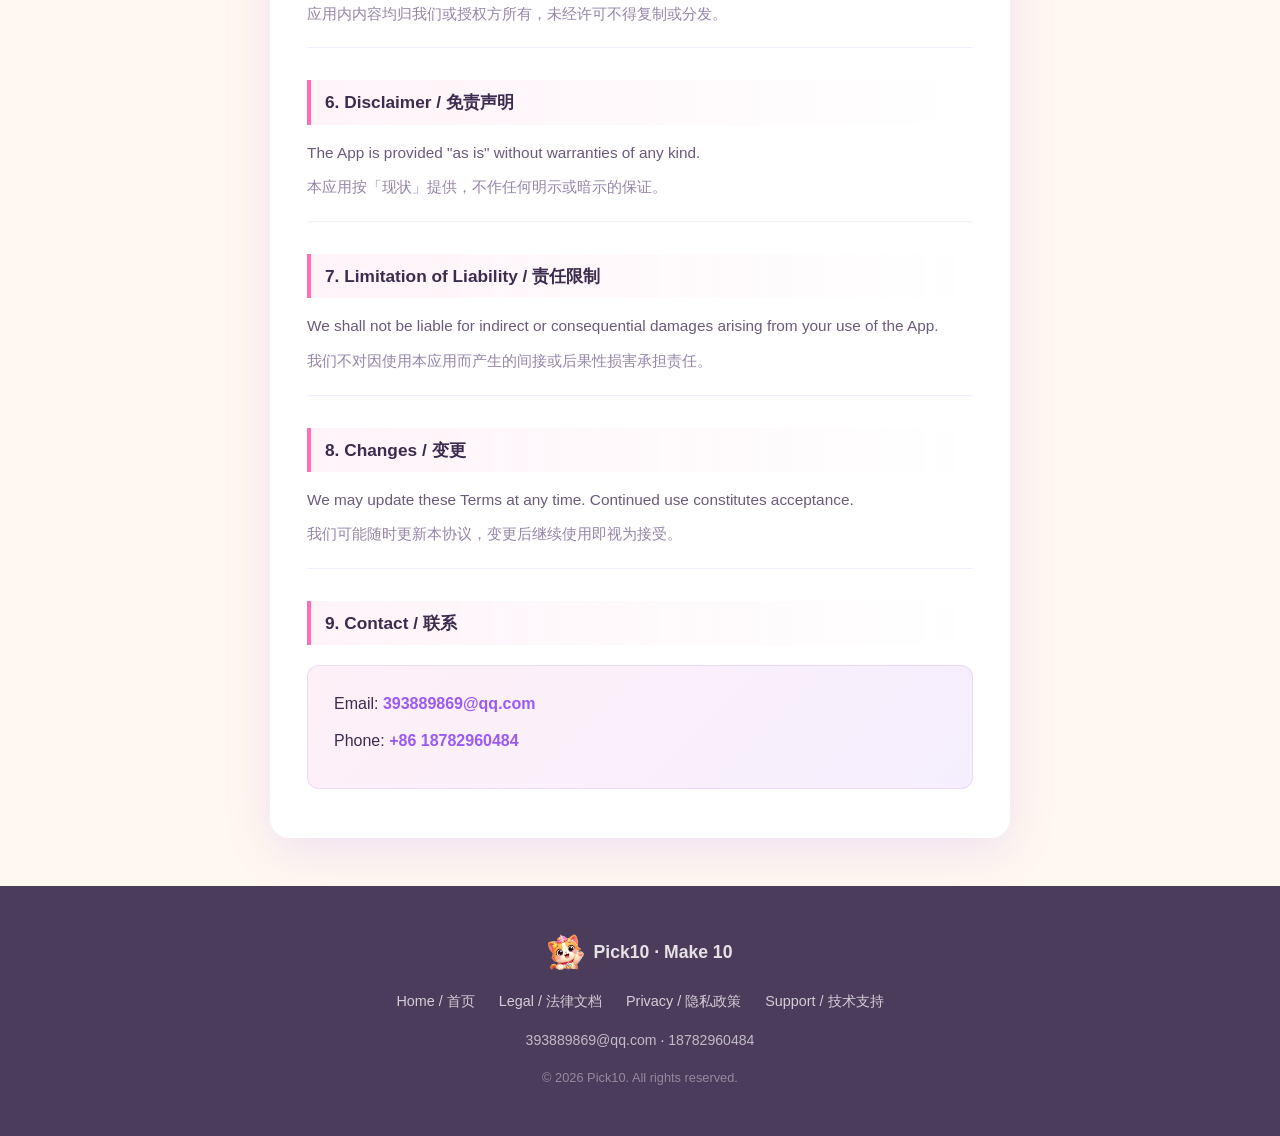
<file: terms.html>
<!DOCTYPE html>
<html lang="zh-CN">
<head>
  <meta charset="UTF-8">
  <meta name="viewport" content="width=device-width, initial-scale=1.0">
  <title>Pick10 — Terms of Service</title>
  <link rel="stylesheet" href="game.css">
</head>
<body class="subpage">
  <div class="page-shell">
    <div class="page-bg" aria-hidden="true"></div>

    <header class="site-header">
      <div class="header-inner">
        <a href="index.html" class="logo">
          <img src="assets/cat.png" alt="Pick10" class="logo-cat">
          <span>Pick10</span>
        </a>
        <nav class="header-nav">
          <a href="index.html#features">Features / 玩法</a>
          <a href="index.html#preview">Preview / 预览</a>
          <a href="legal.html">Legal / 法律</a>
          <a href="support.html">Support / 支持</a>
          <a href="privacy.html">Privacy / 隐私</a>
        </nav>
      </div>
    </header>

    <main class="page-center">
      <article class="page-card">
        <header class="page-card-head">
          <p class="hero-tag">Terms of Service</p>
          <h1>Terms of Service / 用户协议</h1>
          <p class="page-subtitle">Please read and agree before using Pick10 / 使用 Pick10 前请阅读并同意以下条款</p>
        </header>
        <div class="page-body">
          <p class="page-meta"><em>Last updated / 最后更新：June 7, 2026</em></p>

          <p>By downloading or using Pick10 ("Make 10", "the App"), you agree to these Terms of Service.</p>
          <p>下载或使用 Pick10（Make 10，「本应用」）即表示您同意本用户协议。如不同意，请勿使用本应用。</p>

          <h2>1. License / 许可</h2>
          <p>We grant you a limited, non-exclusive, non-transferable, revocable license to use Pick10 for personal, non-commercial entertainment purposes.</p>
          <p>我们授予您有限的、非独占的、不可转让的、可撤销的个人非商业娱乐使用许可。</p>

          <h2>2. Acceptable Use / 合理使用</h2>
          <ul>
            <li>Do not reverse engineer, modify, or exploit the App / 不得逆向工程、修改或滥用本应用</li>
            <li>Do not use cheats, bots, or unauthorized tools / 不得使用作弊、机器人或未经授权的第三方工具</li>
            <li>Do not interfere with normal operation / 不得干扰本应用的正常运行</li>
            <li>Do not manipulate Game Center leaderboards / 不得操纵 Game Center 排行榜或成就</li>
          </ul>

          <h2>3. Advertisements / 广告</h2>
          <p>The App is free and supported by <strong>Google AdMob</strong> interstitial ads. You may see consent dialogs via <strong>Google UMP</strong> and ATT permission requests on iOS.</p>
          <p>本应用免费，通过 <strong>Google AdMob</strong> 展示插屏广告。可能通过 <strong>Google UMP</strong> 显示同意弹窗，并在 iOS 上请求 <strong>ATT</strong> 跟踪权限。</p>

          <h2>4. Game Center / 游戏中心</h2>
          <p>Pick10 integrates with <strong>Apple Game Center</strong> for leaderboards and achievements, subject to Apple's terms.</p>
          <p>Pick10 集成 <strong>Apple Game Center</strong> 提供排行榜与成就功能，受 Apple 条款约束。</p>

          <h2>5. Intellectual Property / 知识产权</h2>
          <p>All content in the App is owned by us or our licensors. You may not copy or distribute without permission.</p>
          <p>应用内内容均归我们或授权方所有，未经许可不得复制或分发。</p>

          <h2>6. Disclaimer / 免责声明</h2>
          <p>The App is provided "as is" without warranties of any kind.</p>
          <p>本应用按「现状」提供，不作任何明示或暗示的保证。</p>

          <h2>7. Limitation of Liability / 责任限制</h2>
          <p>We shall not be liable for indirect or consequential damages arising from your use of the App.</p>
          <p>我们不对因使用本应用而产生的间接或后果性损害承担责任。</p>

          <h2>8. Changes / 变更</h2>
          <p>We may update these Terms at any time. Continued use constitutes acceptance.</p>
          <p>我们可能随时更新本协议，变更后继续使用即视为接受。</p>

          <h2>9. Contact / 联系</h2>
          <div class="contact-box">
            <p>Email: <a href="mailto:393889869@qq.com">393889869@qq.com</a></p>
            <p>Phone: <a href="tel:+8618782960484">+86 18782960484</a></p>
          </div>
        </div>
      </article>
    </main>

    <footer class="site-footer">
      <div class="footer-inner">
        <div class="footer-brand">
          <img src="assets/cat.png" alt="" class="footer-cat">
          <span>Pick10 · Make 10</span>
        </div>
        <div class="footer-links">
          <a href="index.html">Home / 首页</a>
          <a href="legal.html">Legal / 法律文档</a>
          <a href="privacy.html">Privacy / 隐私政策</a>
          <a href="support.html">Support / 技术支持</a>
        </div>
        <div class="footer-contact">
          <a href="mailto:393889869@qq.com">393889869@qq.com</a>
          <span>·</span>
          <a href="tel:+8618782960484">18782960484</a>
        </div>
        <p class="footer-copy">&copy; 2026 Pick10. All rights reserved.</p>
      </div>
    </footer>
  </div>
</body>
</html>
</file>
<file: game.css>
*,
*::before,
*::after {
  box-sizing: border-box;
  margin: 0;
  padding: 0;
}

:root {
  --pink: #ff6eb4;
  --purple: #9b59f5;
  --yellow: #ffd93d;
  --cream: #fff8f0;
  --text: #3d2c4f;
  --text-light: #6b5a7a;
  --text-muted: #9585a8;
  --shadow: 0 8px 32px rgba(155, 89, 245, 0.18);
  --radius: 16px;
  --content-width: 720px;
  --header-h: 60px;
}

html {
  scroll-behavior: smooth;
}

body {
  font-family: -apple-system, BlinkMacSystemFont, "Segoe UI", Roboto, "Helvetica Neue", Arial, sans-serif;
  color: var(--text);
  background: var(--cream);
  line-height: 1.6;
  overflow-x: hidden;
}

img {
  max-width: 100%;
  display: block;
}

a {
  color: var(--purple);
  text-decoration: none;
}

/* Header */
.site-header {
  position: fixed;
  top: 0;
  left: 0;
  right: 0;
  z-index: 100;
  background: rgba(255, 255, 255, 0.85);
  backdrop-filter: blur(12px);
  border-bottom: 1px solid rgba(155, 89, 245, 0.1);
}

.header-inner {
  max-width: 1100px;
  margin: 0 auto;
  padding: 12px 20px;
  display: flex;
  align-items: center;
  justify-content: space-between;
  min-height: var(--header-h);
}

.logo {
  display: flex;
  align-items: center;
  gap: 10px;
  font-size: 1.35rem;
  font-weight: 800;
  color: var(--purple);
}

.logo-cat {
  width: 40px;
  height: 40px;
  object-fit: contain;
}

.header-nav {
  display: flex;
  gap: 8px;
  flex-wrap: wrap;
  justify-content: flex-end;
}

.header-nav a {
  font-size: 0.92rem;
  font-weight: 600;
  color: var(--text-light);
  padding: 6px 12px;
  border-radius: 20px;
  transition: color 0.2s, background 0.2s;
}

.header-nav a:hover {
  color: var(--pink);
  background: rgba(255, 110, 180, 0.08);
}

.header-nav a.active {
  color: #fff;
  background: linear-gradient(135deg, var(--pink), var(--purple));
}

/* Hero */
.hero {
  position: relative;
  min-height: 100vh;
  display: flex;
  align-items: center;
  padding: 100px 20px 60px;
  overflow: hidden;
}

.hero-bg {
  position: absolute;
  inset: 0;
  background: url("assets/hero-bg.png") center top / cover no-repeat;
  z-index: 0;
}

.hero-bg::after {
  content: "";
  position: absolute;
  inset: 0;
  background: linear-gradient(
    180deg,
    rgba(255, 248, 240, 0.3) 0%,
    rgba(255, 248, 240, 0.85) 70%,
    var(--cream) 100%
  );
}

.hero-content {
  position: relative;
  z-index: 1;
  max-width: 1100px;
  margin: 0 auto;
  width: 100%;
  display: grid;
  grid-template-columns: 1fr 1fr;
  gap: 40px;
  align-items: center;
}

.hero-tag {
  display: inline-block;
  background: linear-gradient(135deg, var(--pink), var(--purple));
  color: #fff;
  font-size: 0.85rem;
  font-weight: 700;
  padding: 6px 14px;
  border-radius: 20px;
  margin-bottom: 16px;
}

.hero-text h1 {
  font-size: clamp(2.2rem, 5vw, 3.5rem);
  font-weight: 900;
  line-height: 1.15;
  margin-bottom: 20px;
  color: var(--text);
}

.highlight-10 {
  background: linear-gradient(135deg, var(--pink), var(--yellow));
  -webkit-background-clip: text;
  -webkit-text-fill-color: transparent;
  background-clip: text;
}

.hero-desc {
  font-size: 1.05rem;
  color: var(--text-light);
  max-width: 480px;
  margin-bottom: 28px;
}

.hero-actions {
  display: flex;
  gap: 14px;
  flex-wrap: wrap;
}

.btn {
  display: inline-flex;
  align-items: center;
  justify-content: center;
  padding: 12px 24px;
  border-radius: 28px;
  font-weight: 700;
  font-size: 0.95rem;
  transition: transform 0.2s, box-shadow 0.2s;
}

.btn:hover {
  transform: translateY(-2px);
}

.btn-primary {
  background: linear-gradient(135deg, var(--pink), var(--purple));
  color: #fff;
  box-shadow: var(--shadow);
}

.btn-secondary {
  background: #fff;
  color: var(--purple);
  border: 2px solid rgba(155, 89, 245, 0.3);
}

.btn-lg {
  padding: 14px 32px;
  font-size: 1rem;
}

.hero-mascot {
  position: relative;
  display: flex;
  flex-direction: column;
  align-items: center;
}

.cat-float {
  width: min(280px, 60vw);
  animation: float 3s ease-in-out infinite;
  filter: drop-shadow(0 12px 24px rgba(155, 89, 245, 0.25));
}

@keyframes float {
  0%, 100% { transform: translateY(0); }
  50% { transform: translateY(-12px); }
}

.hero-demo-grid {
  display: grid;
  grid-template-columns: repeat(3, 64px);
  gap: 8px;
  margin-top: -20px;
}

.demo-cell {
  position: relative;
  width: 64px;
  height: 64px;
  animation: pop-in 0.6s ease backwards;
  animation-delay: calc(var(--cell) * 0.1s);
}

@keyframes pop-in {
  from { opacity: 0; transform: scale(0.5); }
  to { opacity: 1; transform: scale(1); }
}

.demo-cell > img:first-child {
  width: 100%;
  height: 100%;
  object-fit: contain;
}

.demo-num {
  position: absolute;
  inset: 0;
  width: 55%;
  height: 55%;
  margin: auto;
  object-fit: contain;
}

.demo-sum {
  position: absolute;
  inset: 0;
  display: flex;
  align-items: center;
  justify-content: center;
  font-weight: 900;
  font-size: 1.1rem;
  color: var(--pink);
  text-shadow: 0 1px 2px rgba(255, 255, 255, 0.8);
}

/* Sections */
.section {
  max-width: 1100px;
  margin: 0 auto;
  padding: 72px 20px;
}

.section-title {
  text-align: center;
  font-size: clamp(1.6rem, 3vw, 2rem);
  font-weight: 800;
  margin-bottom: 40px;
  color: var(--text);
  letter-spacing: -0.02em;
}

/* Features */
.feature-grid {
  display: grid;
  grid-template-columns: repeat(3, 1fr);
  gap: 24px;
}

.feature-card {
  background: #fff;
  border-radius: var(--radius);
  padding: 32px 24px;
  text-align: center;
  box-shadow: var(--shadow);
  transition: transform 0.2s;
}

.feature-card:hover {
  transform: translateY(-4px);
}

.feature-icon {
  height: 80px;
  display: flex;
  align-items: center;
  justify-content: center;
  gap: 4px;
  margin-bottom: 16px;
}

.feature-icon img {
  height: 48px;
  width: auto;
  object-fit: contain;
}

.feature-icon-10 {
  gap: 2px;
}

.feature-num-fallback {
  font-size: 2rem;
  font-weight: 900;
  color: var(--pink);
  line-height: 1;
}

.cells-preview img {
  width: 48px;
  height: 48px;
  object-fit: contain;
}

.feature-cat {
  height: 64px !important;
}

.feature-card h3 {
  font-size: 1.15rem;
  margin-bottom: 8px;
}

.feature-card p {
  font-size: 0.92rem;
  color: var(--text-light);
}

/* Preview board */
.preview {
  text-align: center;
}

.preview-board {
  display: inline-flex;
  flex-direction: column;
  gap: 10px;
  margin-bottom: 36px;
}

.board-row {
  display: flex;
  gap: 10px;
}

.board-cell {
  position: relative;
  width: 72px;
  height: 72px;
}

.board-cell img:first-child {
  width: 100%;
  height: 100%;
  object-fit: contain;
}

.board-num {
  position: absolute;
  inset: 0;
  width: 50%;
  height: 50%;
  margin: auto;
  object-fit: contain;
}

.board-cell.highlight {
  animation: pulse 2s ease infinite;
}

@keyframes pulse {
  0%, 100% { filter: brightness(1); }
  50% { filter: brightness(1.15) drop-shadow(0 0 8px rgba(255, 110, 180, 0.5)); }
}

.board-sum {
  position: absolute;
  inset: 0;
  display: flex;
  align-items: center;
  justify-content: center;
  font-weight: 900;
  font-size: 1.3rem;
  color: var(--pink);
}

.howto-steps {
  list-style: none;
  max-width: 520px;
  margin: 0 auto;
  text-align: left;
}

.howto-steps li {
  padding: 12px 0;
  border-bottom: 1px dashed rgba(155, 89, 245, 0.2);
  color: var(--text-light);
}

.howto-steps strong {
  color: var(--purple);
}

/* Download */
.download-card {
  background: linear-gradient(135deg, rgba(255, 110, 180, 0.12), rgba(155, 89, 245, 0.12));
  border-radius: 24px;
  padding: 48px;
  display: flex;
  align-items: center;
  gap: 40px;
  box-shadow: var(--shadow);
}

.download-cat {
  width: 140px;
  flex-shrink: 0;
}

.download-card h2 {
  font-size: 1.75rem;
  margin-bottom: 8px;
}

.download-card p {
  color: var(--text-light);
  margin-bottom: 20px;
}

.download-note {
  font-size: 0.85rem !important;
  margin-top: 12px !important;
  margin-bottom: 0 !important;
}

/* Footer */
.site-footer {
  background: var(--text);
  color: rgba(255, 255, 255, 0.85);
  padding: 48px 20px;
}

.footer-inner {
  max-width: 1100px;
  margin: 0 auto;
  text-align: center;
}

.footer-brand {
  display: flex;
  align-items: center;
  justify-content: center;
  gap: 10px;
  font-weight: 700;
  font-size: 1.1rem;
  margin-bottom: 20px;
}

.footer-cat {
  width: 36px;
  height: 36px;
  object-fit: contain;
}

.footer-links {
  display: flex;
  justify-content: center;
  gap: 24px;
  margin-bottom: 16px;
}

.footer-links a {
  color: rgba(255, 255, 255, 0.75);
  font-size: 0.9rem;
}

.footer-links a:hover {
  color: var(--pink);
}

.footer-contact {
  font-size: 0.88rem;
  margin-bottom: 16px;
}

.footer-contact a {
  color: rgba(255, 255, 255, 0.65);
}

.footer-copy {
  font-size: 0.8rem;
  color: rgba(255, 255, 255, 0.4);
}

/* Responsive */
@media (max-width: 768px) {
  .hero-content {
    grid-template-columns: 1fr;
    text-align: center;
  }

  .hero-desc {
    margin-left: auto;
    margin-right: auto;
  }

  .hero-actions {
    justify-content: center;
  }

  .hero-mascot {
    order: -1;
  }

  .cat-float {
    width: 200px;
  }

  .feature-grid {
    grid-template-columns: 1fr;
  }

  .download-card {
    flex-direction: column;
    text-align: center;
    padding: 32px 24px;
  }

  .header-nav {
    gap: 12px;
    font-size: 0.85rem;
  }

  .board-cell {
    width: 60px;
    height: 60px;
  }
}

@media (max-width: 480px) {
  body:not(.subpage) .header-nav a:nth-child(2),
  body:not(.subpage) .header-nav a:nth-child(4) {
    display: none;
  }
}

/* ========== Subpages — homepage-style centered layout ========== */
body.subpage {
  background: var(--cream);
}

.page-shell {
  position: relative;
  min-height: 100vh;
  display: flex;
  flex-direction: column;
}

.page-bg {
  position: fixed;
  inset: 0;
  background: url("assets/hero-bg.png") center top / cover no-repeat;
  z-index: 0;
  pointer-events: none;
}

.page-bg::after {
  content: "";
  position: absolute;
  inset: 0;
  background: linear-gradient(
    180deg,
    rgba(255, 248, 240, 0.55) 0%,
    rgba(255, 248, 240, 0.82) 45%,
    rgba(255, 248, 240, 0.92) 100%
  );
}

.page-center {
  position: relative;
  z-index: 1;
  flex: 1;
  width: 100%;
  max-width: 780px;
  margin: 0 auto;
  padding: calc(var(--header-h) + 28px) 20px 48px;
}

.page-card {
  background: rgba(255, 255, 255, 0.94);
  backdrop-filter: blur(10px);
  border-radius: 20px;
  padding: 0;
  box-shadow: 0 12px 48px rgba(155, 89, 245, 0.15);
  border: 1px solid rgba(255, 255, 255, 0.8);
  overflow: hidden;
}

.page-card-head {
  text-align: center;
  padding: 36px 36px 28px;
  background: linear-gradient(180deg, rgba(255, 110, 180, 0.06), transparent);
  border-bottom: 1px dashed rgba(155, 89, 245, 0.15);
}

.page-card-head h1 {
  font-size: clamp(1.6rem, 4vw, 2.2rem);
  font-weight: 900;
  color: var(--text);
  margin: 12px 0 8px;
  line-height: 1.2;
}

.page-subtitle {
  font-size: 0.95rem;
  color: var(--text-light);
  max-width: 480px;
  margin: 0 auto;
  line-height: 1.6;
}

.page-body {
  padding: 32px 36px 40px;
}

.page-body > p {
  font-size: 0.96rem;
  line-height: 1.8;
  color: var(--text-light);
  margin-bottom: 0;
}

.page-body > p + p:not(.page-meta) {
  margin-top: 8px;
  margin-bottom: 24px;
  padding-bottom: 20px;
  border-bottom: 1px solid rgba(155, 89, 245, 0.1);
  color: var(--text-muted);
  font-size: 0.93rem;
}

.page-body h2 {
  font-size: 1.08rem;
  font-weight: 800;
  color: var(--text);
  margin: 32px 0 14px;
  padding: 10px 0 10px 14px;
  border-left: 4px solid var(--pink);
  background: linear-gradient(90deg, rgba(255, 110, 180, 0.08), transparent);
  border-radius: 0 8px 8px 0;
  line-height: 1.4;
}

.page-body h2:first-child {
  margin-top: 0;
}

.page-body p,
.page-body li {
  line-height: 1.8;
}

.page-body ul {
  padding-left: 1.1rem;
  margin: 8px 0 20px;
}

.page-body li {
  color: var(--text-light);
  margin-bottom: 14px;
}

.page-body li strong {
  color: var(--purple);
  font-weight: 700;
}

.page-body li br {
  display: block;
  margin-top: 6px;
}

.page-body code {
  background: rgba(155, 89, 245, 0.08);
  color: var(--purple);
  padding: 2px 8px;
  border-radius: 6px;
  font-size: 0.88em;
}

.page-meta {
  display: inline-block;
  font-size: 0.85rem;
  color: var(--purple);
  background: rgba(155, 89, 245, 0.08);
  padding: 6px 14px;
  border-radius: 20px;
  margin-bottom: 24px;
}

.page-meta em {
  font-style: normal;
  font-weight: 600;
}

.contact-box {
  background: linear-gradient(135deg, rgba(255, 110, 180, 0.1), rgba(155, 89, 245, 0.1));
  border-radius: 12px;
  padding: 24px 26px;
  margin: 20px 0 8px;
  border: 1px solid rgba(155, 89, 245, 0.15);
}

.contact-box p {
  margin-bottom: 8px !important;
  padding-bottom: 0 !important;
  border-bottom: none !important;
}

.contact-box a {
  font-weight: 700;
  color: var(--purple);
}

.doc-list {
  list-style: none;
  padding: 0;
  margin: 0 0 24px;
}

.doc-list li {
  margin-bottom: 12px;
}

.doc-list a {
  display: flex;
  align-items: center;
  gap: 12px;
  padding: 16px 18px;
  background: linear-gradient(135deg, rgba(255, 110, 180, 0.06), rgba(155, 89, 245, 0.06));
  border-radius: 12px;
  font-weight: 700;
  color: var(--purple);
  border: 1px solid rgba(155, 89, 245, 0.12);
  transition: transform 0.2s, box-shadow 0.2s;
}

.doc-list a:hover {
  transform: translateY(-2px);
  box-shadow: var(--shadow);
  color: var(--pink);
}

.doc-list a::before {
  content: "";
  width: 36px;
  height: 36px;
  background: url("assets/cellBg/cell1.png") center / contain no-repeat;
  flex-shrink: 0;
}

.faq-list {
  list-style: none;
  padding: 0;
}

.faq-list li {
  padding: 18px 0;
  border-bottom: 1px dashed rgba(155, 89, 245, 0.15);
  line-height: 1.75;
}

.faq-list li:last-child {
  border-bottom: none;
}

.faq-list strong {
  color: var(--purple);
}

.faq-list li br {
  display: block;
  margin-top: 8px;
}

.support-intro {
  display: flex;
  align-items: flex-start;
  gap: 24px;
  margin-bottom: 28px;
  padding-bottom: 24px;
  border-bottom: 1px dashed rgba(155, 89, 245, 0.15);
}

.support-intro p {
  border-bottom: none !important;
  margin-bottom: 12px !important;
  padding-bottom: 0 !important;
}

.support-cat {
  width: 88px;
  flex-shrink: 0;
  filter: drop-shadow(0 4px 12px rgba(155, 89, 245, 0.2));
}

.url-box {
  background: rgba(155, 89, 245, 0.06);
  border-radius: 10px;
  padding: 16px 18px;
  margin-bottom: 12px;
  font-size: 0.92rem;
  line-height: 1.6;
  border: 1px solid rgba(155, 89, 245, 0.1);
}

.url-box a {
  word-break: break-all;
}

body.subpage .site-footer {
  position: relative;
  z-index: 1;
  margin-top: auto;
  background: rgba(61, 44, 79, 0.92);
  backdrop-filter: blur(8px);
}

@media (max-width: 768px) {
  .page-center {
    padding: calc(var(--header-h) + 16px) 14px 32px;
  }

  .page-card-head {
    padding: 28px 20px 22px;
  }

  .page-body {
    padding: 24px 20px 32px;
  }

  .support-intro {
    flex-direction: column;
    align-items: center;
    text-align: center;
  }
}
</file>
